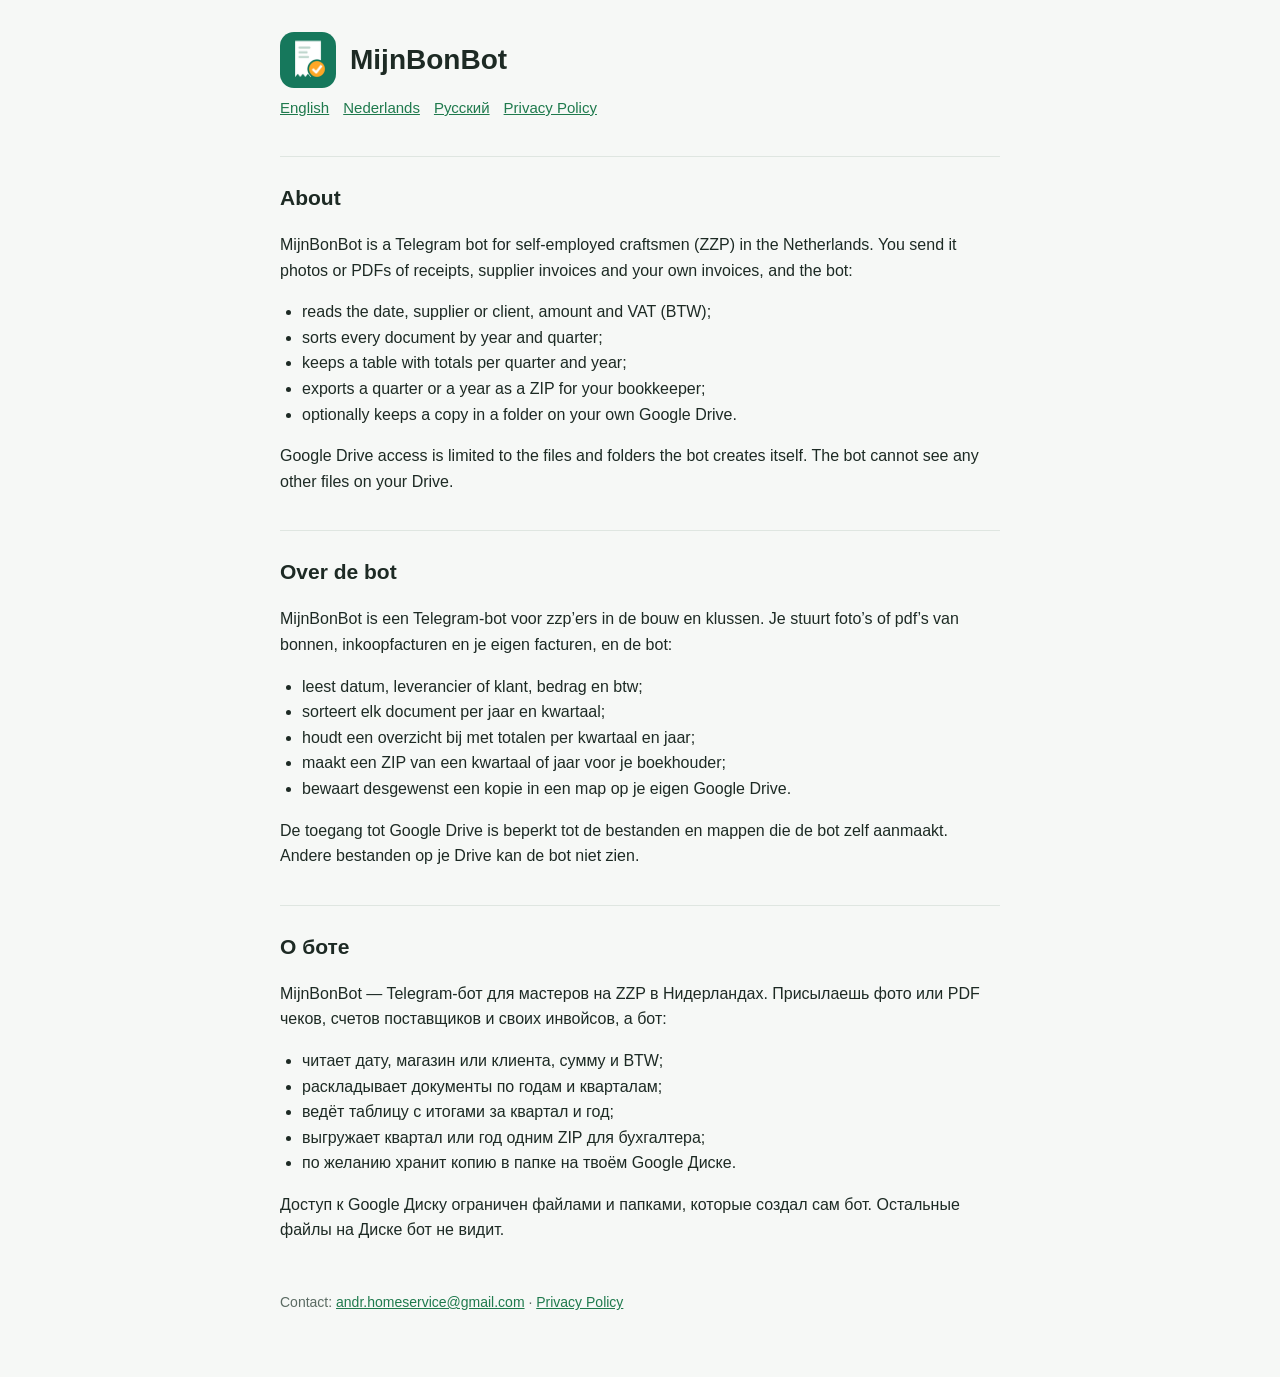
<file: index.html>
<!DOCTYPE html>
<html lang="en"><head><meta charset="utf-8"><meta name="viewport" content="width=device-width,initial-scale=1">
<title>MijnBonBot — receipts and invoices for craftsmen</title><link rel="stylesheet" href="style.css"></head>
<body><main>
<header><img src="logo.png" alt=""><h1>MijnBonBot</h1></header>
<nav><a href="#en">English</a><a href="#nl">Nederlands</a><a href="#ru">Русский</a><a href="privacy.html">Privacy Policy</a></nav>

<section id="en">
<h2>About</h2>
<p>MijnBonBot is a Telegram bot for self-employed craftsmen (ZZP) in the Netherlands. You send it photos or PDFs of receipts, supplier invoices and your own invoices, and the bot:</p>
<ul>
<li>reads the date, supplier or client, amount and VAT (BTW);</li>
<li>sorts every document by year and quarter;</li>
<li>keeps a table with totals per quarter and year;</li>
<li>exports a quarter or a year as a ZIP for your bookkeeper;</li>
<li>optionally keeps a copy in a folder on your own Google Drive.</li>
</ul>
<p>Google Drive access is limited to the files and folders the bot creates itself. The bot cannot see any other files on your Drive.</p>
</section>

<section id="nl">
<h2>Over de bot</h2>
<p>MijnBonBot is een Telegram-bot voor zzp’ers in de bouw en klussen. Je stuurt foto’s of pdf’s van bonnen, inkoopfacturen en je eigen facturen, en de bot:</p>
<ul>
<li>leest datum, leverancier of klant, bedrag en btw;</li>
<li>sorteert elk document per jaar en kwartaal;</li>
<li>houdt een overzicht bij met totalen per kwartaal en jaar;</li>
<li>maakt een ZIP van een kwartaal of jaar voor je boekhouder;</li>
<li>bewaart desgewenst een kopie in een map op je eigen Google Drive.</li>
</ul>
<p>De toegang tot Google Drive is beperkt tot de bestanden en mappen die de bot zelf aanmaakt. Andere bestanden op je Drive kan de bot niet zien.</p>
</section>

<section id="ru">
<h2>О боте</h2>
<p>MijnBonBot — Telegram-бот для мастеров на ZZP в Нидерландах. Присылаешь фото или PDF чеков, счетов поставщиков и своих инвойсов, а бот:</p>
<ul>
<li>читает дату, магазин или клиента, сумму и BTW;</li>
<li>раскладывает документы по годам и кварталам;</li>
<li>ведёт таблицу с итогами за квартал и год;</li>
<li>выгружает квартал или год одним ZIP для бухгалтера;</li>
<li>по желанию хранит копию в папке на твоём Google Диске.</li>
</ul>
<p>Доступ к Google Диску ограничен файлами и папками, которые создал сам бот. Остальные файлы на Диске бот не видит.</p>
</section>

<footer>Contact: <a href="mailto:andr.homeservice@gmail.com">andr.homeservice@gmail.com</a> · <a href="privacy.html">Privacy Policy</a></footer>
</main></body></html>
</file>
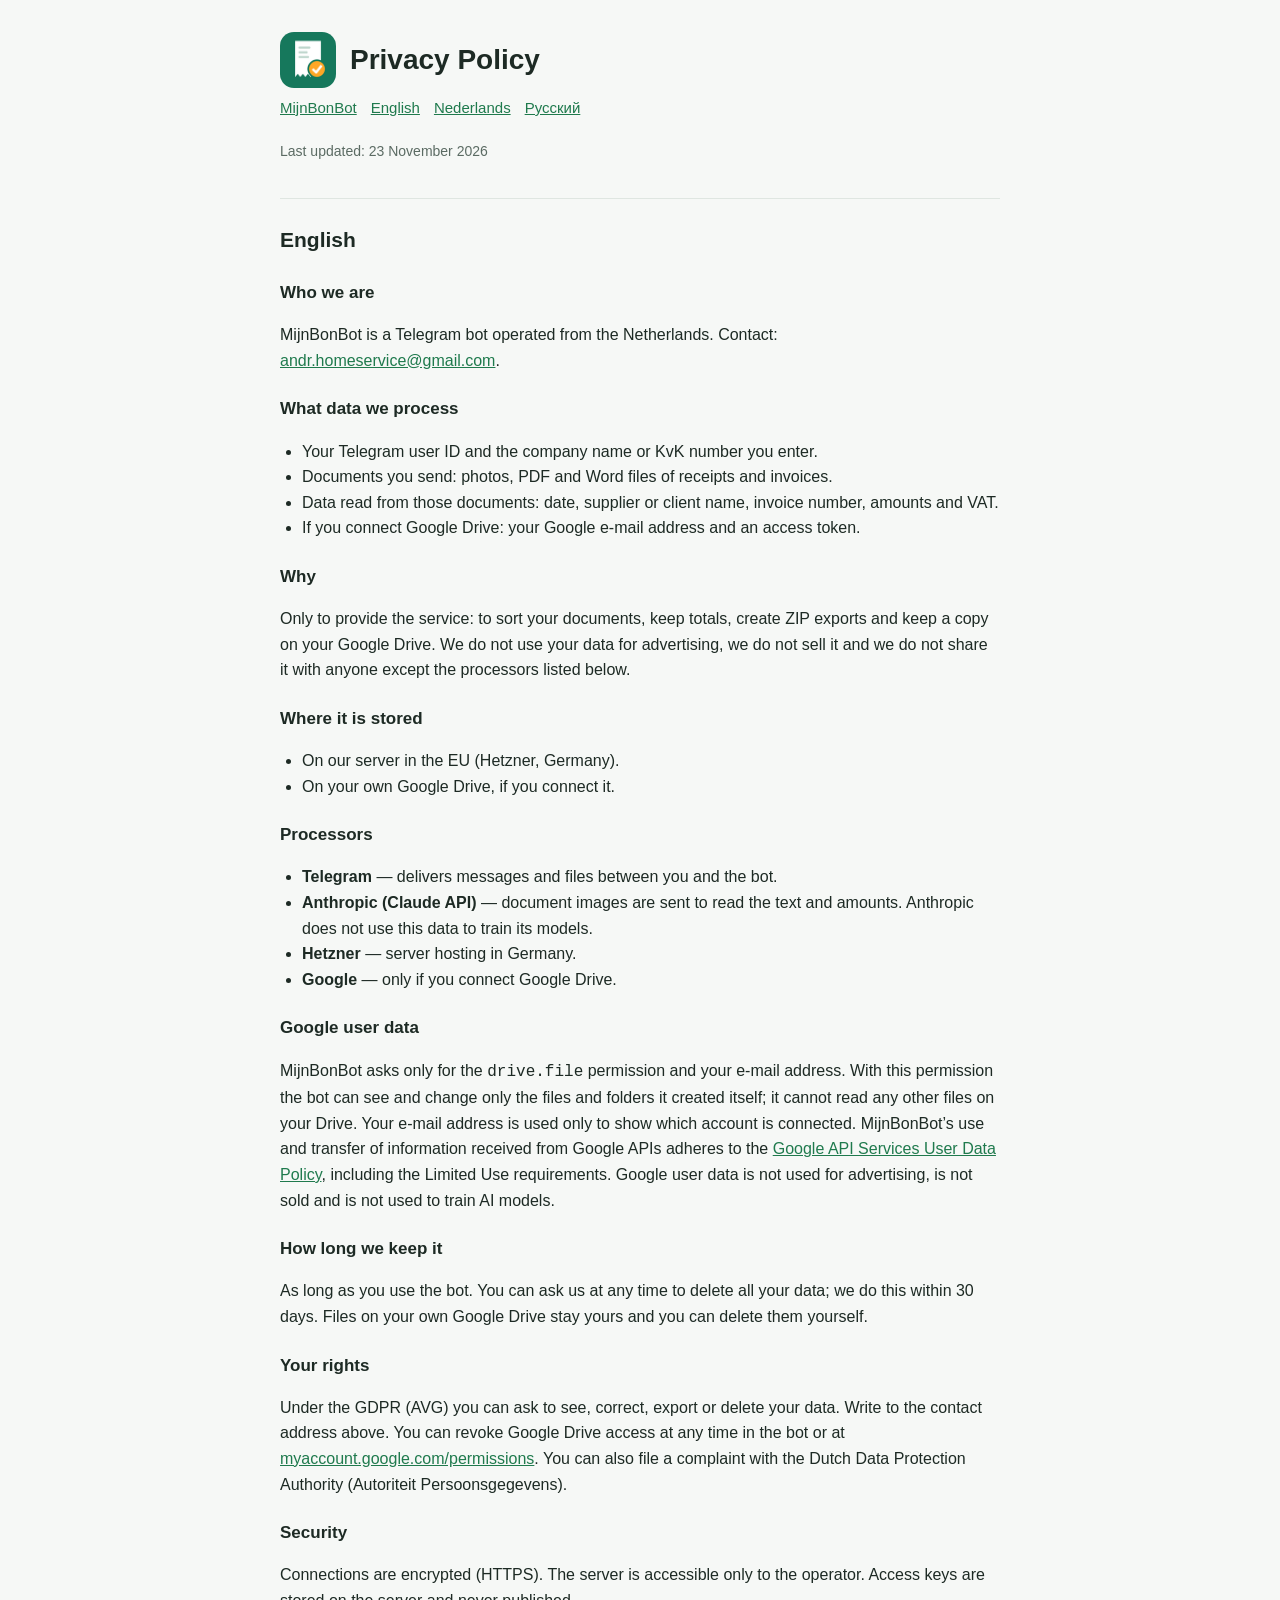
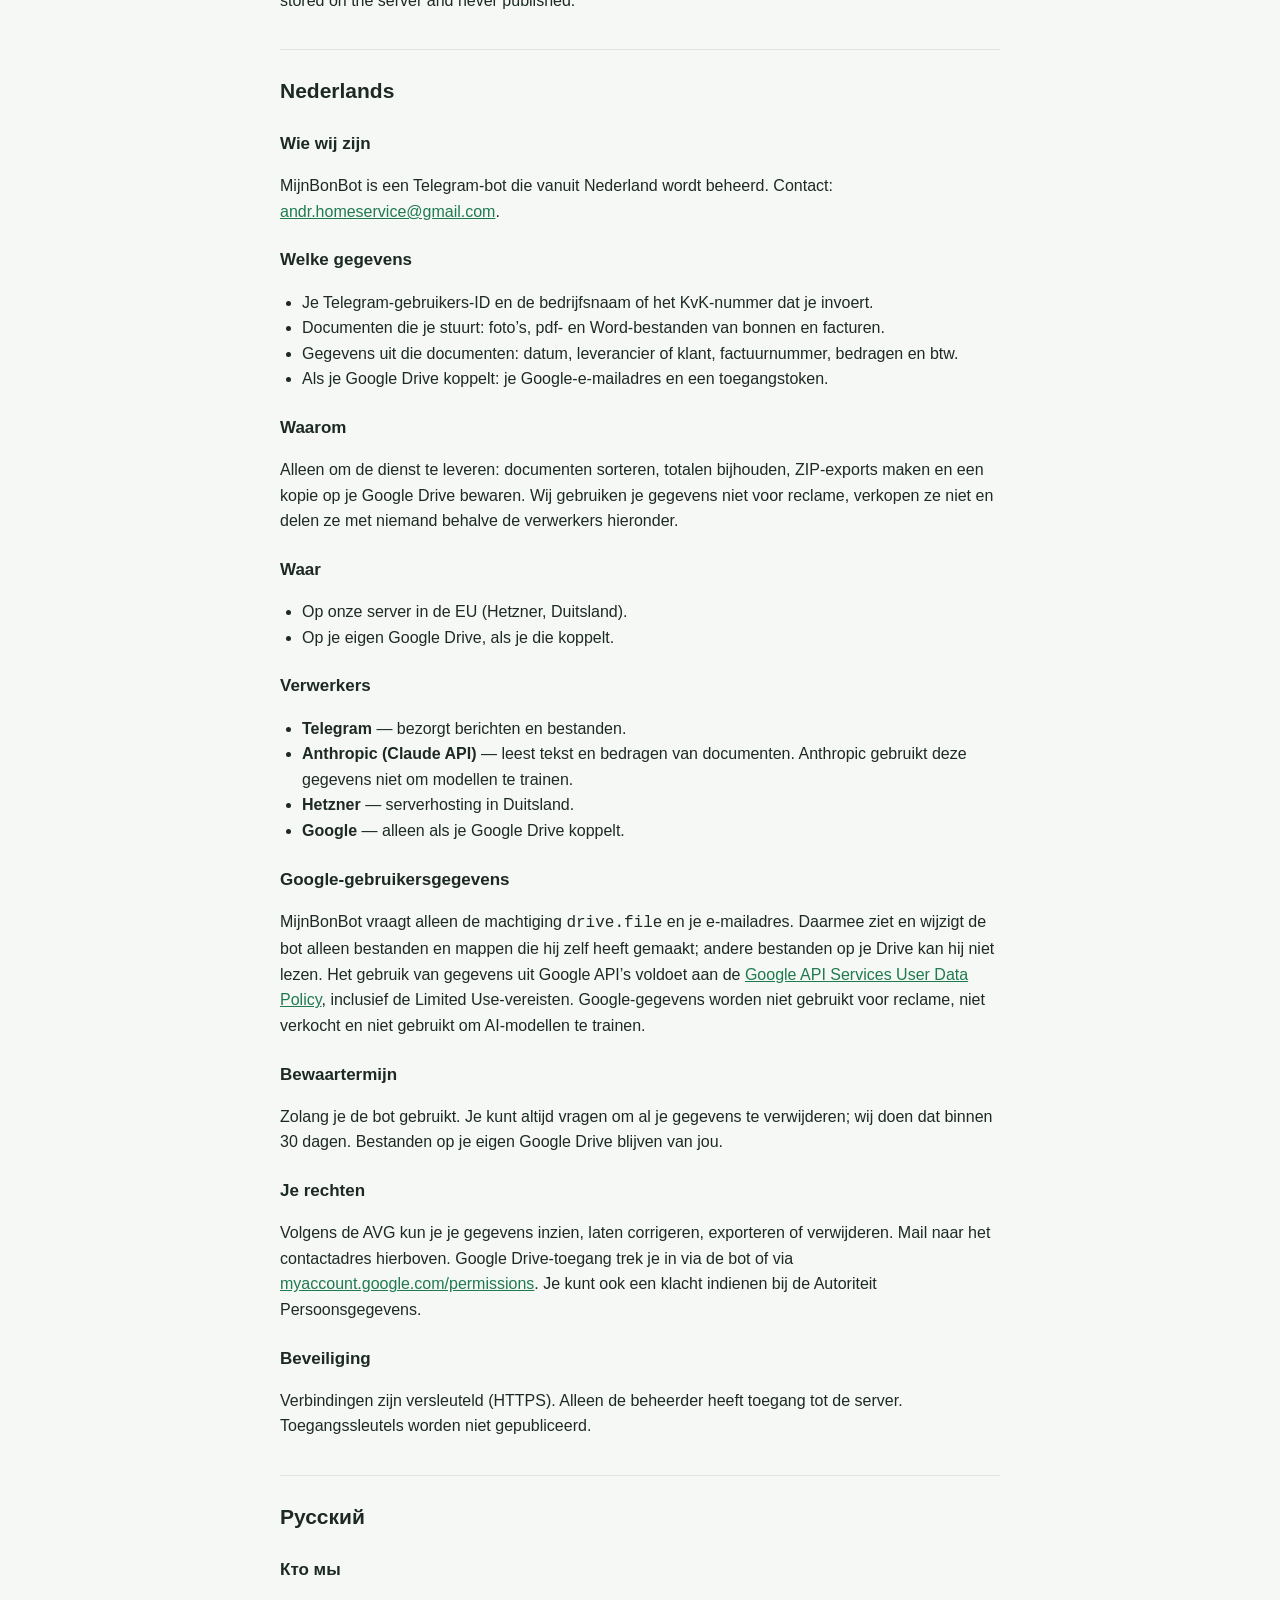
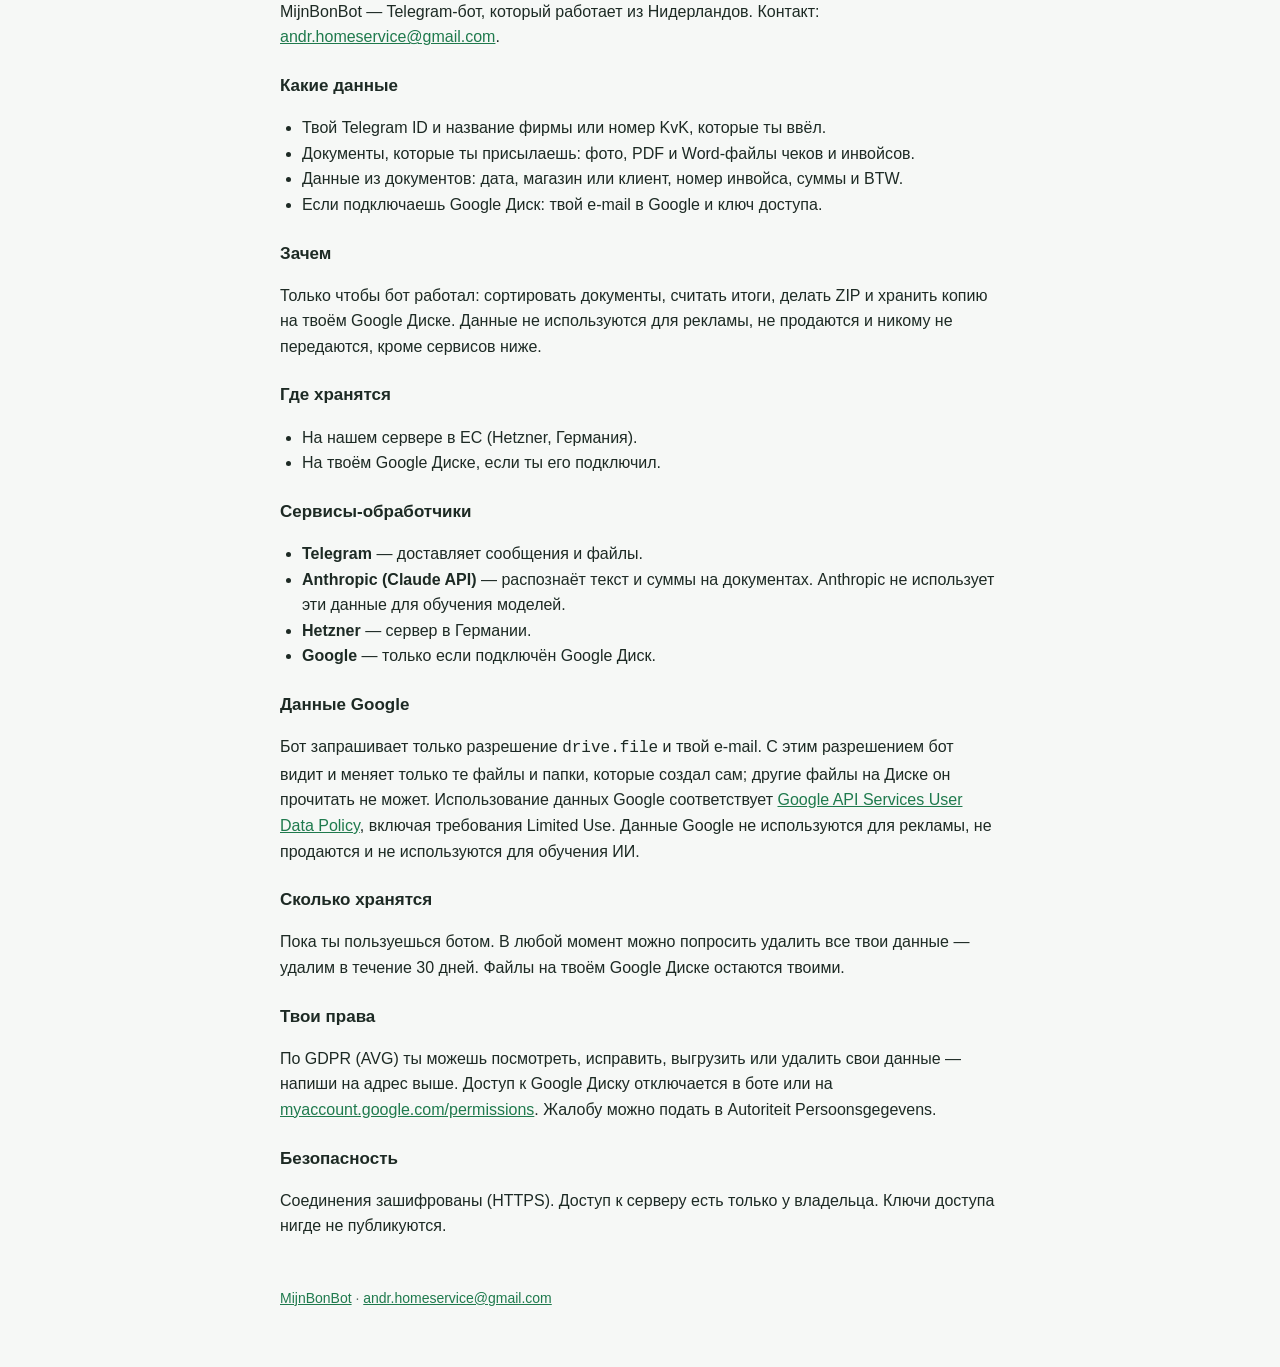
<file: privacy.html>
<!DOCTYPE html>
<html lang="en"><head><meta charset="utf-8"><meta name="viewport" content="width=device-width,initial-scale=1">
<title>MijnBonBot — Privacy Policy</title><link rel="stylesheet" href="style.css"></head>
<body><main>
<header><img src="logo.png" alt=""><h1>Privacy Policy</h1></header>
<nav><a href="index.html">MijnBonBot</a><a href="#en">English</a><a href="#nl">Nederlands</a><a href="#ru">Русский</a></nav>
<p class="lang">Last updated: 23 November 2026</p>

<section id="en">
<h2>English</h2>
<h3>Who we are</h3>
<p>MijnBonBot is a Telegram bot operated from the Netherlands. Contact: <a href="mailto:andr.homeservice@gmail.com">andr.homeservice@gmail.com</a>.</p>
<h3>What data we process</h3>
<ul>
<li>Your Telegram user ID and the company name or KvK number you enter.</li>
<li>Documents you send: photos, PDF and Word files of receipts and invoices.</li>
<li>Data read from those documents: date, supplier or client name, invoice number, amounts and VAT.</li>
<li>If you connect Google Drive: your Google e-mail address and an access token.</li>
</ul>
<h3>Why</h3>
<p>Only to provide the service: to sort your documents, keep totals, create ZIP exports and keep a copy on your Google Drive. We do not use your data for advertising, we do not sell it and we do not share it with anyone except the processors listed below.</p>
<h3>Where it is stored</h3>
<ul>
<li>On our server in the EU (Hetzner, Germany).</li>
<li>On your own Google Drive, if you connect it.</li>
</ul>
<h3>Processors</h3>
<ul>
<li><b>Telegram</b> — delivers messages and files between you and the bot.</li>
<li><b>Anthropic (Claude API)</b> — document images are sent to read the text and amounts. Anthropic does not use this data to train its models.</li>
<li><b>Hetzner</b> — server hosting in Germany.</li>
<li><b>Google</b> — only if you connect Google Drive.</li>
</ul>
<h3>Google user data</h3>
<p>MijnBonBot asks only for the <code>drive.file</code> permission and your e-mail address. With this permission the bot can see and change only the files and folders it created itself; it cannot read any other files on your Drive. Your e-mail address is used only to show which account is connected. MijnBonBot’s use and transfer of information received from Google APIs adheres to the <a href="https://developers.google.com/terms/api-services-user-data-policy">Google API Services User Data Policy</a>, including the Limited Use requirements. Google user data is not used for advertising, is not sold and is not used to train AI models.</p>
<h3>How long we keep it</h3>
<p>As long as you use the bot. You can ask us at any time to delete all your data; we do this within 30 days. Files on your own Google Drive stay yours and you can delete them yourself.</p>
<h3>Your rights</h3>
<p>Under the GDPR (AVG) you can ask to see, correct, export or delete your data. Write to the contact address above. You can revoke Google Drive access at any time in the bot or at <a href="https://myaccount.google.com/permissions">myaccount.google.com/permissions</a>. You can also file a complaint with the Dutch Data Protection Authority (Autoriteit Persoonsgegevens).</p>
<h3>Security</h3>
<p>Connections are encrypted (HTTPS). The server is accessible only to the operator. Access keys are stored on the server and never published.</p>
</section>

<section id="nl">
<h2>Nederlands</h2>
<h3>Wie wij zijn</h3>
<p>MijnBonBot is een Telegram-bot die vanuit Nederland wordt beheerd. Contact: <a href="mailto:andr.homeservice@gmail.com">andr.homeservice@gmail.com</a>.</p>
<h3>Welke gegevens</h3>
<ul>
<li>Je Telegram-gebruikers-ID en de bedrijfsnaam of het KvK-nummer dat je invoert.</li>
<li>Documenten die je stuurt: foto’s, pdf- en Word-bestanden van bonnen en facturen.</li>
<li>Gegevens uit die documenten: datum, leverancier of klant, factuurnummer, bedragen en btw.</li>
<li>Als je Google Drive koppelt: je Google-e-mailadres en een toegangstoken.</li>
</ul>
<h3>Waarom</h3>
<p>Alleen om de dienst te leveren: documenten sorteren, totalen bijhouden, ZIP-exports maken en een kopie op je Google Drive bewaren. Wij gebruiken je gegevens niet voor reclame, verkopen ze niet en delen ze met niemand behalve de verwerkers hieronder.</p>
<h3>Waar</h3>
<ul>
<li>Op onze server in de EU (Hetzner, Duitsland).</li>
<li>Op je eigen Google Drive, als je die koppelt.</li>
</ul>
<h3>Verwerkers</h3>
<ul>
<li><b>Telegram</b> — bezorgt berichten en bestanden.</li>
<li><b>Anthropic (Claude API)</b> — leest tekst en bedragen van documenten. Anthropic gebruikt deze gegevens niet om modellen te trainen.</li>
<li><b>Hetzner</b> — serverhosting in Duitsland.</li>
<li><b>Google</b> — alleen als je Google Drive koppelt.</li>
</ul>
<h3>Google-gebruikersgegevens</h3>
<p>MijnBonBot vraagt alleen de machtiging <code>drive.file</code> en je e-mailadres. Daarmee ziet en wijzigt de bot alleen bestanden en mappen die hij zelf heeft gemaakt; andere bestanden op je Drive kan hij niet lezen. Het gebruik van gegevens uit Google API’s voldoet aan de <a href="https://developers.google.com/terms/api-services-user-data-policy">Google API Services User Data Policy</a>, inclusief de Limited Use-vereisten. Google-gegevens worden niet gebruikt voor reclame, niet verkocht en niet gebruikt om AI-modellen te trainen.</p>
<h3>Bewaartermijn</h3>
<p>Zolang je de bot gebruikt. Je kunt altijd vragen om al je gegevens te verwijderen; wij doen dat binnen 30 dagen. Bestanden op je eigen Google Drive blijven van jou.</p>
<h3>Je rechten</h3>
<p>Volgens de AVG kun je je gegevens inzien, laten corrigeren, exporteren of verwijderen. Mail naar het contactadres hierboven. Google Drive-toegang trek je in via de bot of via <a href="https://myaccount.google.com/permissions">myaccount.google.com/permissions</a>. Je kunt ook een klacht indienen bij de Autoriteit Persoonsgegevens.</p>
<h3>Beveiliging</h3>
<p>Verbindingen zijn versleuteld (HTTPS). Alleen de beheerder heeft toegang tot de server. Toegangssleutels worden niet gepubliceerd.</p>
</section>

<section id="ru">
<h2>Русский</h2>
<h3>Кто мы</h3>
<p>MijnBonBot — Telegram-бот, который работает из Нидерландов. Контакт: <a href="mailto:andr.homeservice@gmail.com">andr.homeservice@gmail.com</a>.</p>
<h3>Какие данные</h3>
<ul>
<li>Твой Telegram ID и название фирмы или номер KvK, которые ты ввёл.</li>
<li>Документы, которые ты присылаешь: фото, PDF и Word-файлы чеков и инвойсов.</li>
<li>Данные из документов: дата, магазин или клиент, номер инвойса, суммы и BTW.</li>
<li>Если подключаешь Google Диск: твой e-mail в Google и ключ доступа.</li>
</ul>
<h3>Зачем</h3>
<p>Только чтобы бот работал: сортировать документы, считать итоги, делать ZIP и хранить копию на твоём Google Диске. Данные не используются для рекламы, не продаются и никому не передаются, кроме сервисов ниже.</p>
<h3>Где хранятся</h3>
<ul>
<li>На нашем сервере в ЕС (Hetzner, Германия).</li>
<li>На твоём Google Диске, если ты его подключил.</li>
</ul>
<h3>Сервисы-обработчики</h3>
<ul>
<li><b>Telegram</b> — доставляет сообщения и файлы.</li>
<li><b>Anthropic (Claude API)</b> — распознаёт текст и суммы на документах. Anthropic не использует эти данные для обучения моделей.</li>
<li><b>Hetzner</b> — сервер в Германии.</li>
<li><b>Google</b> — только если подключён Google Диск.</li>
</ul>
<h3>Данные Google</h3>
<p>Бот запрашивает только разрешение <code>drive.file</code> и твой e-mail. С этим разрешением бот видит и меняет только те файлы и папки, которые создал сам; другие файлы на Диске он прочитать не может. Использование данных Google соответствует <a href="https://developers.google.com/terms/api-services-user-data-policy">Google API Services User Data Policy</a>, включая требования Limited Use. Данные Google не используются для рекламы, не продаются и не используются для обучения ИИ.</p>
<h3>Сколько хранятся</h3>
<p>Пока ты пользуешься ботом. В любой момент можно попросить удалить все твои данные — удалим в течение 30 дней. Файлы на твоём Google Диске остаются твоими.</p>
<h3>Твои права</h3>
<p>По GDPR (AVG) ты можешь посмотреть, исправить, выгрузить или удалить свои данные — напиши на адрес выше. Доступ к Google Диску отключается в боте или на <a href="https://myaccount.google.com/permissions">myaccount.google.com/permissions</a>. Жалобу можно подать в Autoriteit Persoonsgegevens.</p>
<h3>Безопасность</h3>
<p>Соединения зашифрованы (HTTPS). Доступ к серверу есть только у владельца. Ключи доступа нигде не публикуются.</p>
</section>

<footer><a href="index.html">MijnBonBot</a> · <a href="mailto:andr.homeservice@gmail.com">andr.homeservice@gmail.com</a></footer>
</main></body></html>
</file>
<file: style.css>
*{box-sizing:border-box}body{margin:0;font:16px/1.6 -apple-system,BlinkMacSystemFont,"Segoe UI",Roboto,sans-serif;color:#1d2a24;background:#f6f8f6}
main{max-width:760px;margin:0 auto;padding:32px 20px 64px}header{display:flex;align-items:center;gap:14px;margin-bottom:8px}
header img{width:56px;height:56px;border-radius:14px}h1{margin:0;font-size:28px}h2{margin-top:36px;font-size:21px;border-top:1px solid #dfe6e1;padding-top:24px}
h3{font-size:17px;margin:22px 0 6px}a{color:#1f7a4d}nav{margin:6px 0 20px;font-size:15px}nav a{margin-right:14px}
.lang{font-size:14px;color:#5b6b63}ul{padding-left:22px}footer{margin-top:48px;font-size:14px;color:#5b6b63}
</file>
